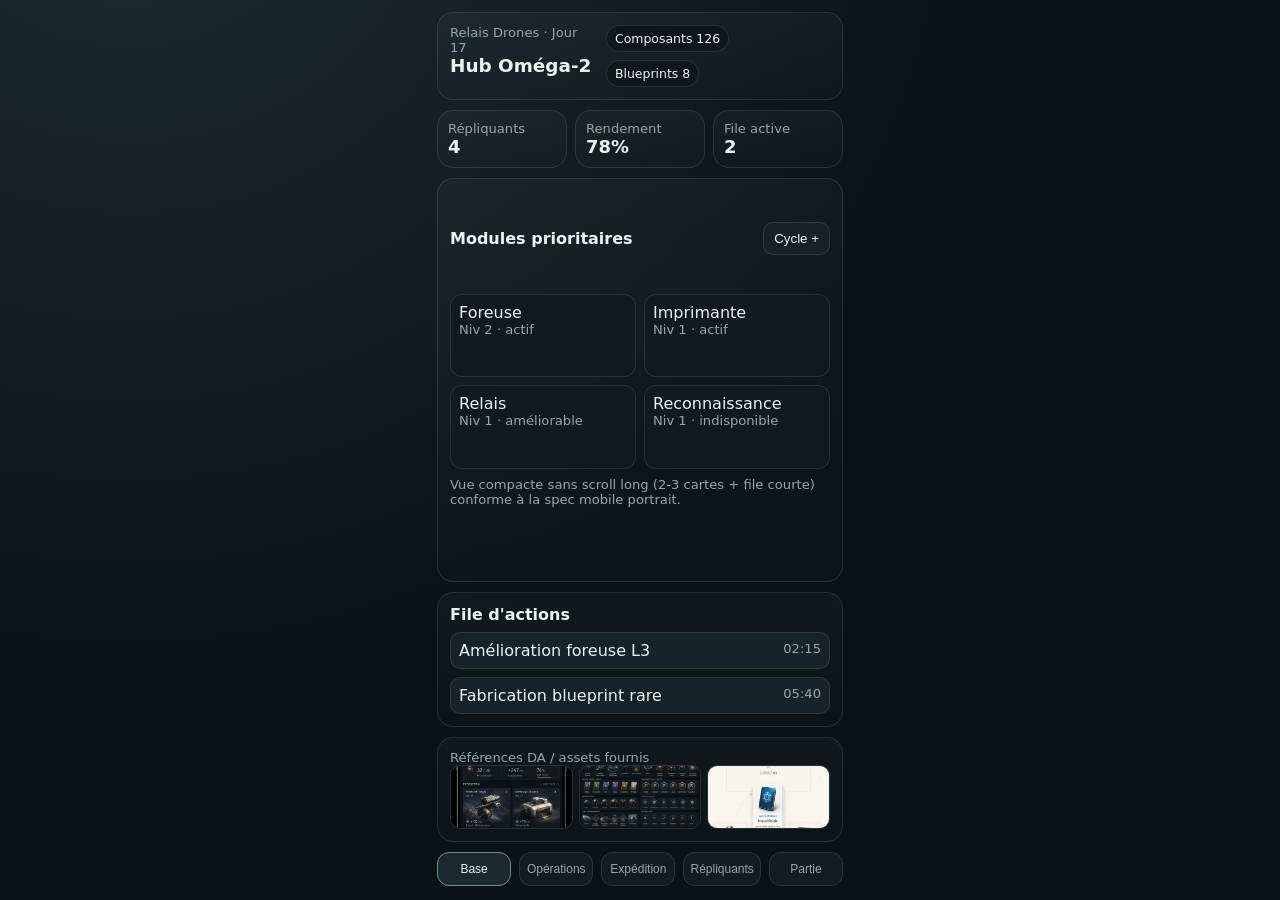
<file: index.html>
<!doctype html>
<html lang="fr">
  <head>
    <meta charset="UTF-8" />
    <meta name="viewport" content="width=device-width, initial-scale=1, viewport-fit=cover" />
    <meta name="theme-color" content="#0d1418" />
    <title>Relais Drones</title>
    <link rel="stylesheet" href="styles.css" />
  </head>
  <body>
    <main id="app" class="app"></main>
    <script src="game.js"></script>
  </body>
</html>
</file>
<file: styles.css>
:root {
  color-scheme: dark;
  --bg: #0b1216;
  --panel: #111b20;
  --panel-soft: #17232a;
  --ink: #eaf1ee;
  --muted: #97a7aa;
  --line: rgba(255, 255, 255, 0.11);
  --accent: #7fb4c0;
  --good: #9bcf96;
  --warn: #d2b07a;
  --danger: #d37d74;
}
* { box-sizing: border-box; }
body { margin:0; font-family: Inter, system-ui, sans-serif; background: radial-gradient(circle at 10% -20%, #1f2d35 0, #0b1216 55%); color: var(--ink); }
.app { width:min(100vw,430px); margin:0 auto; min-height:100svh; padding: max(12px,env(safe-area-inset-top)) 12px max(14px,env(safe-area-inset-bottom)); display:grid; grid-template-rows:auto auto 1fr auto auto; gap:10px; }
.card{background:linear-gradient(180deg, rgba(255,255,255,.03), rgba(255,255,255,.01)); border:1px solid var(--line); border-radius:16px; padding:12px;}
.header{display:flex;justify-content:space-between;align-items:flex-start;gap:8px}
.title{font-size:1.15rem;font-weight:700}
.muted{color:var(--muted);font-size:.82rem}
.res{display:flex;gap:8px;flex-wrap:wrap}
.badge{padding:5px 8px;border-radius:999px;border:1px solid var(--line);font-size:.78rem;background:#0f171b}
.kpi{display:grid;grid-template-columns:repeat(3,1fr);gap:8px}
.kpi .card{padding:10px}
.big{font-size:1.12rem;font-weight:700}
.grid{display:grid;gap:8px}
.row{display:flex;justify-content:space-between;align-items:center;gap:8px}
.btn{border:1px solid var(--line);background:#172228;color:var(--ink);padding:8px 10px;border-radius:10px}
.btn.primary{background:#26363d}
.btn:disabled{opacity:.45}
.queue-item{display:grid;grid-template-columns:1fr auto;gap:6px;padding:8px;border-radius:10px;background:var(--panel-soft);border:1px solid var(--line)}
.modules{display:grid;grid-template-columns:repeat(2,1fr);gap:8px}
.tile{border:1px solid var(--line);border-radius:12px;padding:8px;background:#111a1f}
.nav{display:grid;grid-template-columns:repeat(5,1fr);gap:8px}
.nav button{padding:9px 6px;border-radius:12px;border:1px solid var(--line);background:#121c21;color:var(--muted);font-size:.75rem}
.nav button.active{color:var(--ink);border-color:#6a8d97;background:#1c2a30}
.asset-strip{display:grid;grid-template-columns:repeat(3,1fr);gap:6px}
.asset-strip img{width:100%;height:64px;object-fit:cover;border-radius:10px;border:1px solid var(--line)}
.log{max-height:124px;overflow:auto;display:grid;gap:6px}
.log div{font-size:.8rem;padding:6px;border-left:2px solid #5f7882;background:#131e23}
</file>
